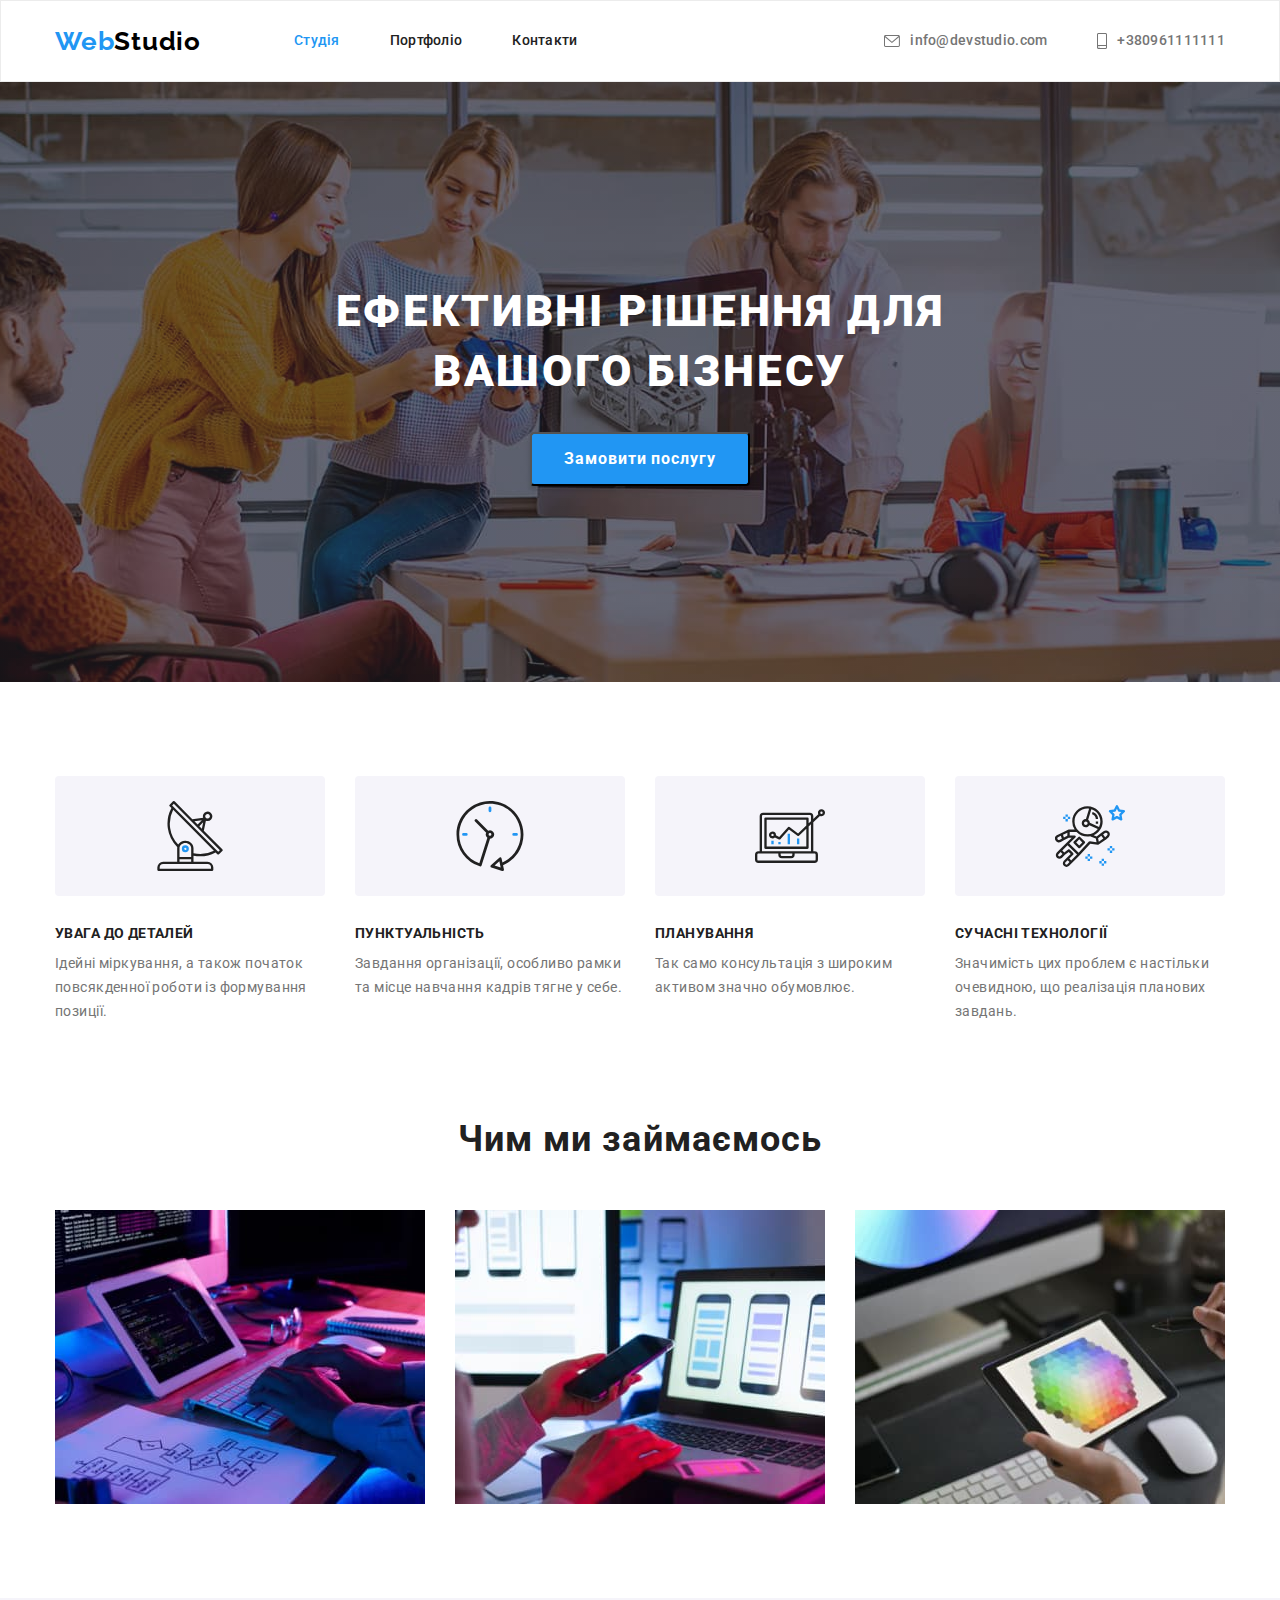
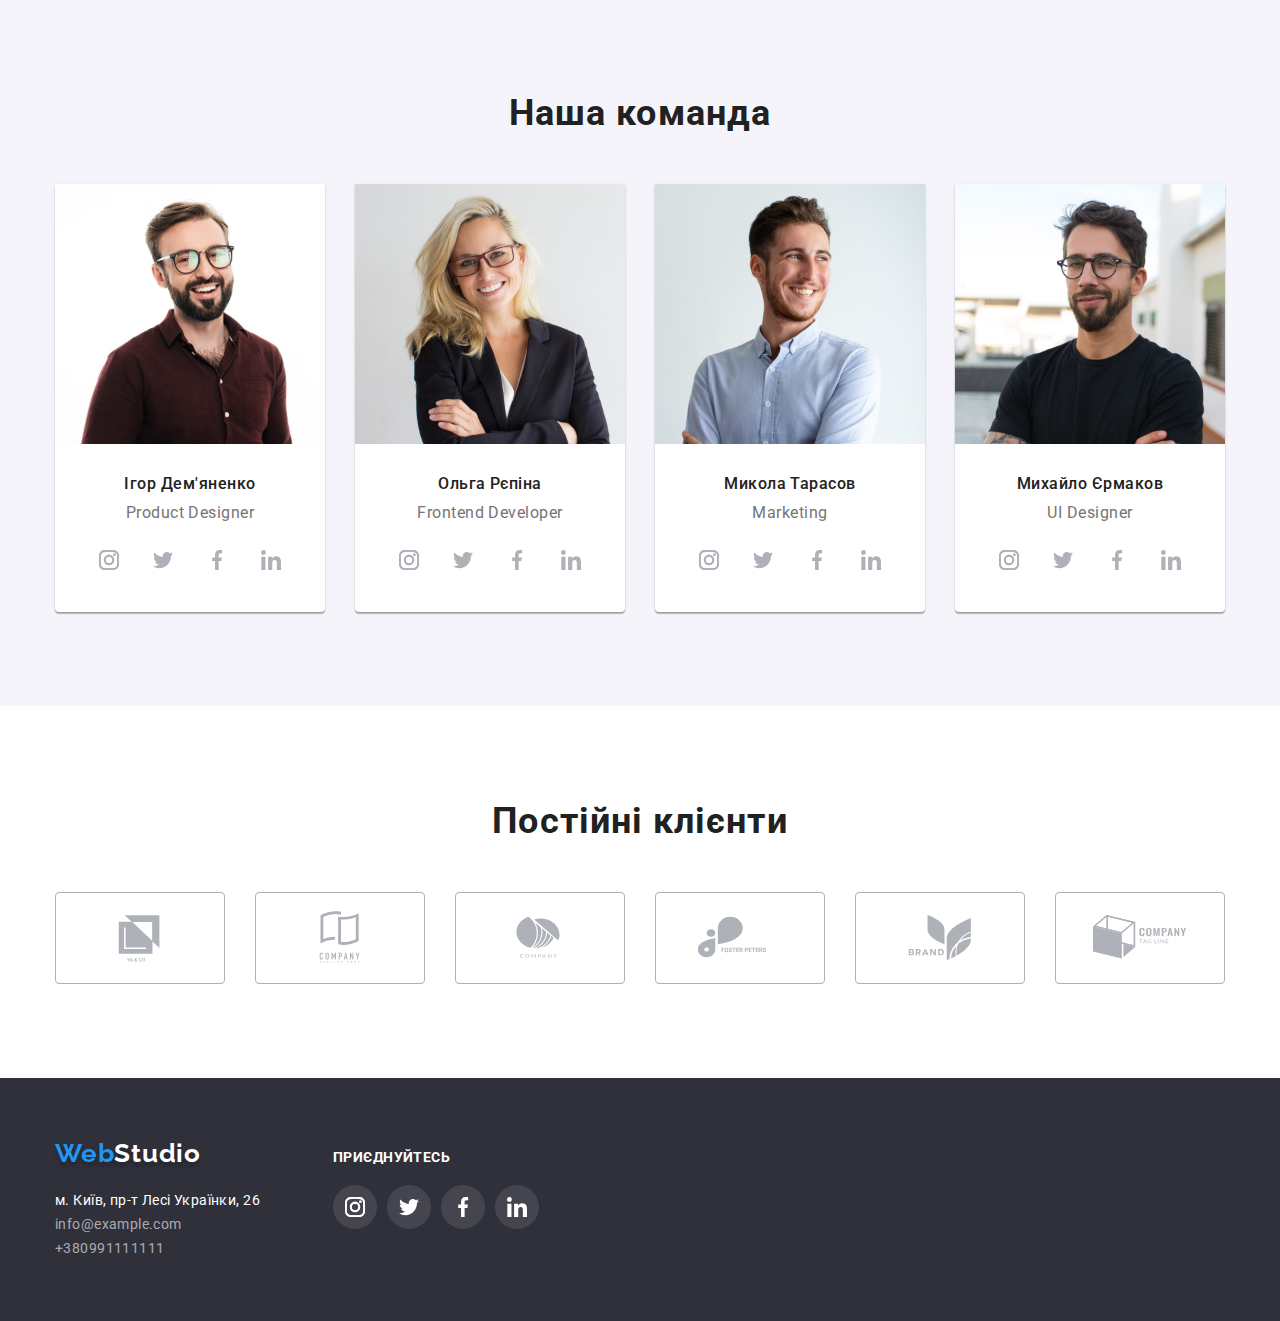
<file: index.html>
<!DOCTYPE html>
<html lang="uk">

<head>
    <meta charset="UTF-8">
    <meta http-equiv="X-UA-Compatible" content="IE=edge">
    <meta name="viewport" content="width=device-width, initial-scale=1.0">
    <title>Студія</title>
    <!-- Шрифти -->
    <link rel="preconnect" href="https://fonts.googleapis.com">
    <link rel="preconnect" href="https://fonts.gstatic.com" crossorigin>
    <link
        href="https://fonts.googleapis.com/css2?family=Raleway:wght@700&family=Roboto:ital,wght@0,400;0,500;0,700;1,900&display=swap"
        rel="stylesheet">
    <link rel="stylesheet"
        href="https://cdnjs.cloudflare.com/ajax/libs/modern-normalize/1.1.0/modern-normalize.min.css">
    <link rel="stylesheet" href="./css/styles.css">
</head>

<body class="page">

    <!-- Секція хедер -->

    <header class="header">
        <div class="container header-container">
            <nav class="header-container">
                <a lang="en" class="logo" href="./index.html" aria-label="Посилання на студію">Web<span
                        class="studio">Studio</span></a>
                <!-- Навігація сайту -->
                <ul class="list">
                    <li class="link"><a class="nav current" href="">Студія</a></li>
                    <li class="link"><a class="nav" href="./portfolio.html">Портфоліо</a></li>
                    <li class="link"><a class="nav" href="">Контакти</a></li>
                </ul>
            </nav>
            <!-- Навігація контактів -->
            <ul class="list header-group">
                <li class="list-mail">
                    <a class="mail" href="mailto:info@devstudio.com">
                        <svg class="mail-icon" width="16" height="12">
                            <use href="./images/icons.svg#icon-envelope-hover"></use>
                        </svg>
                        info@devstudio.com
                    </a>
                </li>
                <li>
                    <a class="tel" href="tel:+380961111111">
                        <svg class="mail-icon" width="10" height="16">
                            <use href="./images/icons.svg#icon-smartphone"></use>
                        </svg>
                        +380961111111
                    </a>
                </li>
            </ul>
        </div>
    </header>

    <main>
        <!-- Секція Герой -->

        <section class="hero">
            <div class="container">
                <h1 class="hero-title">Ефективні рішення для вашого бізнесу</h1>
                <button class="order" title="button">Замовити послугу</button>
            </div>
        </section>


        <!-- Секція особливості -->

        <section class="section">
            <div class="container">
                <h2 hidden class="topic">Особливості</h2>
                <ul class="list card-set about-feature">
                    <li class="card-set-item benefits">
                        <div class="about-icon">
                            <svg width="70" height="70">
                                <use href="./images/icons.svg#icon-antenna"></use>
                            </svg>
                        </div>
                        <h3 class="subtitle">Увага до деталей</h3>
                        <p class="text">Ідейні міркування, а також початок повсякденної роботи із формування позиції.
                        </p>
                    </li>
                    <li class="card-set-item benefits">
                        <div class="about-icon">
                            <svg width="70" height="70">
                                <use href="./images/icons.svg#icon-clock"></use>
                            </svg>
                        </div>
                        <h3 class="subtitle">Пунктуальність</h3>
                        <p class="text">Завдання організації, особливо рамки та місце навчання кадрів тягне у себе.</p>
                    </li>
                    <li class="card-set-item benefits">
                        <div class="about-icon">
                            <svg width="70" height="70">
                                <use href="./images/icons.svg#icon-diagram"></use>
                            </svg>
                        </div>
                        <h3 class="subtitle">Планування</h3>
                        <p class="text">Так само консультація з широким активом значно обумовлює.</p>
                    </li>
                    <li class="card-set-item benefits">
                        <div class="about-icon">
                            <svg width="70" height="70">
                                <use href="./images/icons.svg#icon-astronaut"></use>
                            </svg>
                        </div>
                        <h3 class="subtitle">Сучасні технології</h3>
                        <p class="text">Значимість цих проблем є настільки очевидною, що реалізація планових завдань.
                        </p>
                    </li>
                </ul>
            </div>
        </section>

        <!-- Секція Роботи -->

        <section class="work">
            <div class="container">
                <h2 class="topic2">Чим ми займаємось</h2>
                <ul class="list card-set">
                    <li class="items-work card-set-item">
                        <img src="./images/box1.jpg" alt="Вид робіт 1" width="370" height="294">
                    </li>
                    <li class="items-work card-set-item">
                        <img src="./images/box2.jpg" alt="Вид робіт 2" width="370" height="294">
                    </li>
                    <li class="items-work card-set-item">
                        <img src="./images/box3.jpg" alt="Вид робіт 3" width="370" height="294">
                    </li>
                </ul>
            </div>
        </section>

        <!-- Секція  Наша команда -->

        <section class="team section">
            <div class="container">
                <h2 class="topic3">Наша команда</h2>
                <ul class="list card-set">
                    <li class="card card-set-item">
                        <img src="./images/img-5.jpg" alt="Фото Ігоря Дем'яненка" width="270" height="260">
                        <div class="desc">
                            <h3 class="name">Ігор Дем'яненко</h3>
                            <p class="post" lang="en">Product Designer</p>
                            <ul class="social-media list">
                                <li class="social-media-item">
                                    <a class="social-media-link" href="" target="_blank" rel="noopener noreferrer"
                                        aria-label="instagram">
                                        <svg class="social-media-icon" width="20" height="20">
                                            <use href="./images/icons.svg#icon-instagram"></use>
                                        </svg>
                                    </a>
                                </li>
                                <li class="social-media-item">
                                    <a class="social-media-link" href="" target="_blank" rel="noopener noreferrer"
                                        aria-label="twitter">
                                        <svg class="social-media-icon" width="20" height="20">
                                            <use href="./images/icons.svg#icon-twitter"></use>
                                        </svg>
                                    </a>
                                </li>
                                <li class="social-media-item">
                                    <a class="social-media-link" href="" target="_blank" rel="noopener noreferrer"
                                        aria-label="facebook">
                                        <svg class="social-media-icon" width="20" height="20">
                                            <use href="./images/icons.svg#icon-facebook"></use>
                                        </svg>
                                    </a>
                                </li>
                                <li class="social-media-item">
                                    <a class="social-media-link" href="" target="_blank" rel="noopener noreferrer"
                                        aria-label="linkedin">
                                        <svg class="social-media-icon" width="20" height="20">
                                            <use href="./images/icons.svg#icon-linkedin"></use>
                                        </svg>
                                    </a>
                                </li>
                            </ul>
                        </div>
                    </li>

                    <li class="card card-set-item">
                        <img src="./images/img-2-2.jpg" alt="Фото Ольги Рєпіної" width="270" height="260">
                        <div class="desc">
                            <h3 class="name">Ольга Рєпіна</h3>
                            <p class="post">Frontend Developer</p>
                            <ul class="social-media list">
                                <li class="social-media-item">
                                    <a class="social-media-link" href="" target="_blank" rel="noopener noreferrer"
                                        aria-label="instagram">
                                        <svg class="social-media-icon" width="20" height="20">
                                            <use href="./images/icons.svg#icon-instagram"></use>
                                        </svg>
                                    </a>
                                </li>
                                <li class="social-media-item">
                                    <a class="social-media-link" href="" target="_blank" rel="noopener noreferrer"
                                        aria-label="twitter">
                                        <svg class="social-media-icon" width="20" height="20">
                                            <use href="./images/icons.svg#icon-twitter"></use>
                                        </svg>
                                    </a>
                                </li>
                                <li class="social-media-item">
                                    <a class="social-media-link" href="" target="_blank" rel="noopener noreferrer"
                                        aria-label="facebook">
                                        <svg class="social-media-icon" width="20" height="20">
                                            <use href="./images/icons.svg#icon-facebook"></use>
                                        </svg>
                                    </a>
                                </li>
                                <li class="social-media-item">
                                    <a class="social-media-link" href="" target="_blank" rel="noopener noreferrer"
                                        aria-label="linkedin">
                                        <svg class="social-media-icon" width="20" height="20">
                                            <use href="./images/icons.svg#icon-linkedin"></use>
                                        </svg>
                                    </a>
                                </li>
                            </ul>
                        </div>
                    </li>
                    <li class="card card-set-item">
                        <img src="./images/img-3-2.jpg" alt="Фото Миколи Тарасова" width="270" height="260">
                        <div class="desc">
                            <h3 class="name">Микола Тарасов</h3>
                            <p class="post" lang="en">Marketing</p>
                            <ul class="social-media list">
                                <li class="social-media-item">
                                    <a class="social-media-link" href="" target="_blank" rel="noopener noreferrer"
                                        aria-label="instagram">
                                        <svg class="social-media-icon" width="20" height="20">
                                            <use href="./images/icons.svg#icon-instagram"></use>
                                        </svg>
                                    </a>
                                </li>
                                <li class="social-media-item">
                                    <a class="social-media-link" href="" target="_blank" rel="noopener noreferrer"
                                        aria-label="twitter">
                                        <svg class="social-media-icon" width="20" height="20">
                                            <use href="./images/icons.svg#icon-twitter"></use>
                                        </svg>
                                    </a>
                                </li>
                                <li class="social-media-item">
                                    <a class="social-media-link" href="" target="_blank" rel="noopener noreferrer"
                                        aria-label="facebook">
                                        <svg class="social-media-icon" width="20" height="20">
                                            <use href="./images/icons.svg#icon-facebook"></use>
                                        </svg>
                                    </a>
                                </li>
                                <li class="social-media-item">
                                    <a class="social-media-link" href="" target="_blank" rel="noopener noreferrer"
                                        aria-label="linkedin">
                                        <svg class="social-media-icon" width="20" height="20">
                                            <use href="./images/icons.svg#icon-linkedin"></use>
                                        </svg>
                                    </a>
                                </li>
                            </ul>
                        </div>
                    </li>
                    <li class="card card-set-item">
                        <img src="./images/img-4-2.jpg" alt="Фото Михайла Єрмакова" width="270" height="260">
                        <div class="desc">
                            <h3 class="name">Михайло Єрмаков</h3>
                            <p class="post" lang="en">UI Designer</p>
                            <ul class="social-media list">
                                <li class="social-media-item">
                                    <a class="social-media-link" href="" target="_blank" rel="noopener noreferrer"
                                        aria-label="instagram">
                                        <svg class="social-media-icon" width="20" height="20">
                                            <use href="./images/icons.svg#icon-instagram"></use>
                                        </svg>
                                    </a>
                                </li>
                                <li class="social-media-item">
                                    <a class="social-media-link" href="" target="_blank" rel="noopener noreferrer"
                                        aria-label="twitter">
                                        <svg class="social-media-icon" width="20" height="20">
                                            <use href="./images/icons.svg#icon-twitter"></use>
                                        </svg>
                                    </a>
                                </li>
                                <li class="social-media-item">
                                    <a class="social-media-link" href="" target="_blank" rel="noopener noreferrer"
                                        aria-label="facebook">
                                        <svg class="social-media-icon" width="20" height="20">
                                            <use href="./images/icons.svg#icon-facebook"></use>
                                        </svg>
                                    </a>
                                </li>
                                <li class="social-media-item">
                                    <a class="social-media-link" href="" target="_blank" rel="noopener noreferrer"
                                        aria-label="linkedin">
                                        <svg class="social-media-icon" width="20" height="20">
                                            <use href="./images/icons.svg#icon-linkedin"></use>
                                        </svg>
                                    </a>
                                </li>
                            </ul>
                        </div>
                    </li>
                </ul>
            </div>
        </section>

        <!--Секція постійні клієнти  -->

        <section class="clients">
            <div class="container">
                <h2 class="topic3">Постійні клієнти</h2>
                <ul class="list card-set">
                    <li class="clients-list card-set-item">
                        <a class="clients-link" href="" target="_blank" rel="noopener noreferrer"
                            aria-label="instagram">
                            <svg class="clients-icon" width="106" height="60">
                                <use href="./images/icons.svg#icon-Logo"></use>
                            </svg>
                        </a>
                    </li>
                    <li class="clients-list card-set-item">
                        <a class="clients-link" href="" target="_blank" rel="noopener noreferrer"
                            aria-label="instagram">
                            <svg class="clients-icon" width="106" height="60">
                                <use href="./images/icons.svg#icon-Logo-1"></use>
                            </svg>
                        </a>
                    </li>
                    <li class="clients-list card-set-item">
                        <a class="clients-link" href="" target="_blank" rel="noopener noreferrer"
                            aria-label="instagram">
                            <svg class="clients-icon" width="106" height="60">
                                <use href="./images/icons.svg#icon-Logo-2"></use>
                            </svg>
                        </a>
                    </li>
                    <li class="clients-list card-set-item">
                        <a class="clients-link" href="" target="_blank" rel="noopener noreferrer"
                            aria-label="instagram">
                            <svg class="clients-icon" width="106" height="60">
                                <use href="./images/icons.svg#icon-Logo-3"></use>
                            </svg>
                        </a>
                    </li>
                    <li class="clients-list card-set-item">
                        <a class="clients-link" href="" target="_blank" rel="noopener noreferrer"
                            aria-label="instagram">
                            <svg class="clients-icon" width="106" height="60">
                                <use href="./images/icons.svg#icon-Logo-4"></use>
                            </svg>
                        </a>
                    </li>
                    <li class="clients-list card-set-item">
                        <a class="clients-link" href="" target="_blank" rel="noopener noreferrer"
                            aria-label="instagram">
                            <svg class="clients-icon" width="106" height="60">
                                <use href="./images/icons.svg#icon-Logo-5"></use>
                            </svg>
                        </a>
                    </li>
                </ul>
            </div>
        </section>
    </main>

    <!-- Секція Футер -->

    <footer class="footer">
        <div class="container">
            <div class="holder">
                <a lang="en" class="logo2" href="./index.html" aria-label="Посилання на студію">Web<span
                        class="element">Studio</span></a>
                <address>
                    <ul class="list about-footer">
                        <li>
                            <a class="adds" href="https://goo.gl/maps/7YwU6FTkQ5FnYXwe8" target="_blank"
                                rel="noopener noreferrer">м.
                                Київ, пр-т Лесі Українки, 26</a>
                        </li>
                        <li>
                            <a lang="en" class="mail2" href="mailto:info@example.com">info@example.com</a>
                        </li>
                        <li>
                            <a class="phone" href="tel:+380991111111">+380991111111</a>
                        </li>
                    </ul>
                </address>
            </div>
            <div class="holder draft">
                <h2 class="footer-title">Приєднуйтесь</h2>
                <ul class="social-media list">
                    <li class="social-media-item">
                        <a class="social-media-link-footer" href="" target="_blank" rel="noopener noreferrer"
                            aria-label="instagram">
                            <svg class="social-media-icon" width="20" height="20">
                                <use href="./images/icons.svg#icon-instagram"></use>
                            </svg>
                        </a>
                    </li>
                    <li class="social-media-item">
                        <a class="social-media-link-footer" href="" target="_blank" rel="noopener noreferrer"
                            aria-label="twitter">
                            <svg class="social-media-icon" width="20" height="20">
                                <use href="./images/icons.svg#icon-twitter"></use>
                            </svg>
                        </a>
                    </li>
                    <li class="social-media-item">
                        <a class="social-media-link-footer" href="" target="_blank" rel="noopener noreferrer"
                            aria-label="facebook">
                            <svg class="social-media-icon" width="20" height="20">
                                <use href="./images/icons.svg#icon-facebook"></use>
                            </svg>
                        </a>
                    </li>
                    <li class="social-media-item">
                        <a class="social-media-link-footer" href="" target="_blank" rel="noopener noreferrer"
                            aria-label="linkedin">
                            <svg class="social-media-icon" width="20" height="20">
                                <use href="./images/icons.svg#icon-linkedin"></use>
                            </svg>
                        </a>
                    </li>
                </ul>
            </div>
        </div>
    </footer>

</body>

</html>
</file>
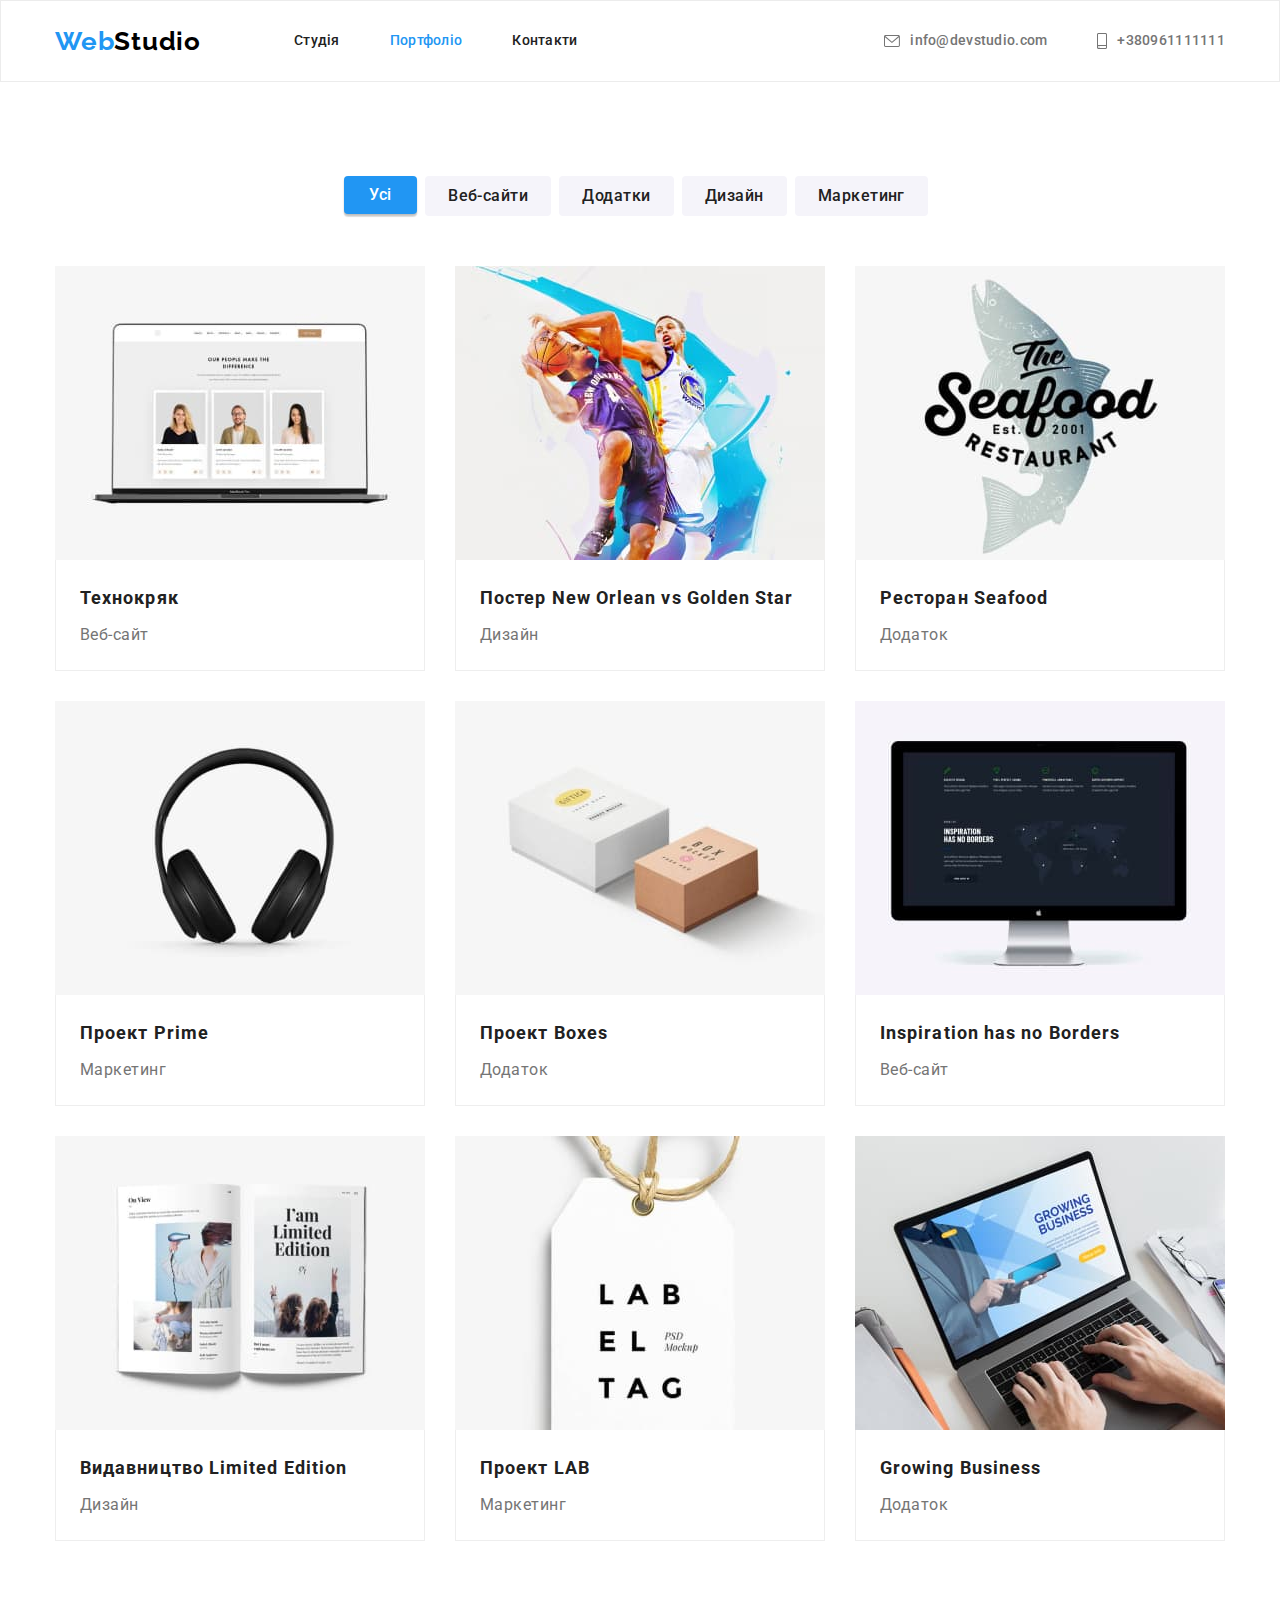
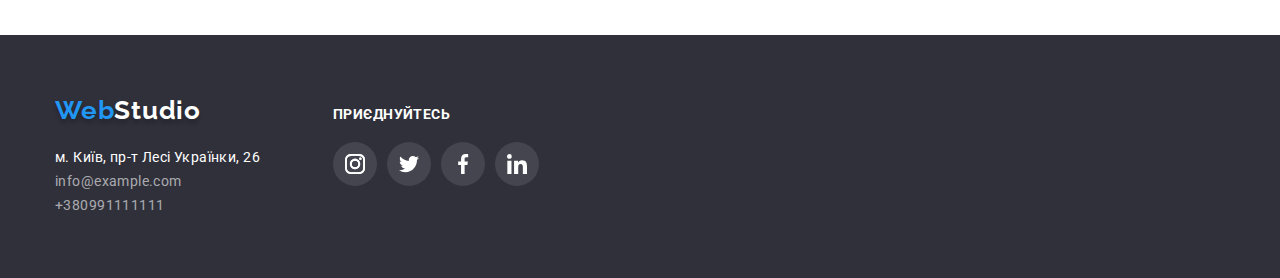
<file: portfolio.html>
<!DOCTYPE html>
<html lang="uk">

<head>
    <meta charset="UTF-8">
    <meta http-equiv="X-UA-Compatible" content="IE=edge">
    <meta name="viewport" content="width=device-width, initial-scale=1.0">
    <title>Портфоліо</title>
    <!-- Шрифти -->
    <link rel="preconnect" href="https://fonts.googleapis.com">
    <link rel="preconnect" href="https://fonts.gstatic.com" crossorigin>
    <link
        href="https://fonts.googleapis.com/css2?family=Raleway:wght@700&family=Roboto:ital,wght@0,400;0,500;0,700;1,900&display=swap"
        rel="stylesheet">
    <link rel="stylesheet"
        href="https://cdnjs.cloudflare.com/ajax/libs/modern-normalize/1.1.0/modern-normalize.min.css">
    <link rel="stylesheet" href="./css/styles.css">
</head>

<body class="page">

    <!-- Секція хедер -->

    <header class="header">
        <div class="container header-container">
            <nav class="header-container">
                <a lang="en" class="logo" href="./index.html" aria-label="Посилання на студію">Web<span
                        class="studio">Studio</span></a>
                <!-- Навігація сайту -->
                <ul class="list">
                    <li class="link"><a class="nav" href="./index.html">Студія</a></li>
                    <li class="link"><a class="nav current" href="">Портфоліо</a></li>
                    <li class="link"><a class="nav" href="">Контакти</a></li>
                </ul>
            </nav>
            <!-- Навігація контактів -->
            <ul class="list header-group">
                <li class="list-mail">
                    <a class="mail" href="mailto:info@devstudio.com">
                        <svg class="mail-icon" width="16" height="12">
                            <use href="./images/icons.svg#icon-envelope-hover"></use>
                        </svg>
                        info@devstudio.com
                    </a>
                </li>
                <li>
                    <a class="tel" href="tel:+380961111111">
                        <svg class="mail-icon" width="10" height="16">
                            <use href="./images/icons.svg#icon-smartphone"></use>
                        </svg>
                        +380961111111
                    </a>
                </li>
            </ul>
        </div>
    </header>
    <main>
        <!-- Секція Роботи -->
        <section class="section">
            <div class="container">
                <h1 hidden>Приклади робіт</h1>

                <!-- Секція Радіокнопки -->
                <ul class="about-btn">
                    <li class="control"><button type="button" class="list-btn list-btn-current">Усі</button></li>
                    <li class="control"><button type="button" class="list-btn">Веб-сайти</button></li>
                    <li class="control"><button type="button" class="list-btn">Додатки</button></li>
                    <li class="control"><button type="button" class="list-btn">Дизайн</button></li>
                    <li class="control"><button type="button" class="list-btn">Маркетинг</button></li>
                </ul>

                <!-- Секція Карток -->
                <ul class="list about-portfolio card-set ">
                    <li class="card-portfolio card-set-item">
                        <a href="">
                            <img src="./images/project1.jpeg" alt="Фото роботи Технокряк" width="370" height="294">
                            <div class="inner">
                                <h2 class="apply-robot">Технокряк</h2>
                                <p class="category">Веб-сайт</p>
                            </div>
                        </a>
                    </li>
                    <li class="card-portfolio card-set-item">
                        <a href="">
                            <img src="./images/project2.jpeg" alt="Фото роботи Постер New Orlean vs Golden Star"
                                width="370" height="294">
                            <div class="inner">
                                <h2 class="apply-robot">Постер <span lang="en">New Orlean vs Golden Star</span></h2>
                                <p class="category">Дизайн</p>
                            </div>
                        </a>
                    </li>
                    <li class="card-portfolio card-set-item">
                        <a href="">
                            <img src="./images/project3.jpeg" alt="Фото роботи Ресторан Seafood" width="370" height="294">
                            <div class="inner">
                                <h2 class="apply-robot">Ресторан <span lang="en">Seafood</span></h2>
                                <p class="category">Додаток</p>
                            </div>
                        </a>
                    </li>
                    <li class="card-portfolio card-set-item">
                        <a href="">
                            <img src="./images/project4.jpeg" alt="Фото роботи роект Prime" width="370" height="294">
                            <div class="inner">
                                <h2 class="apply-robot">Проект <span lang="en">Prime</span></h2>
                                <p class="category">Маркетинг</p>
                            </div>
                        </a>
                    </li>
                    <li class="card-portfolio card-set-item">
                        <a href="">
                            <img src="./images/project5.jpeg" alt="Фото роботи Проект Boxes" width="370" height="294">
                            <div class="inner">
                                <h2 class="apply-robot">Проект <span lang="en">Boxes</span></h2>
                                <p class="category">Додаток</p>
                            </div>
                        </a>
                    </li>
                    <li class="card-portfolio card-set-item">
                        <a href="">
                            <img src="./images/project6.jpeg" alt="Фото роботи Inspiration has no Borders" width="370"
                                height="294">
                            <div class="inner">
                                <h2 class="apply-robot"><span lang="en">Inspiration has no Borders</span></h2>
                                <p class="category">Веб-сайт</p>
                            </div>
                        </a>
                    </li>
                    <li class="card-portfolio card-set-item">
                        <a href="">
                            <img src="./images/project7.jpeg" alt="Фото роботи Видавництво Limited Edition"
                                width="370" height="294">
                            <div class="inner">
                                <h2 class="apply-robot">Видавництво <span lang="en">Limited Edition</span></h2>
                                <p class="category">Дизайн</p>
                            </div>
                        </a>
                    </li>
                    <li class="card-portfolio card-set-item">
                        <a href="">
                            <img src="./images/project8.jpeg" alt="Фото роботи Проект LAB" width="370" height="294">
                            <div class="inner">
                                <h2 class="apply-robot">Проект <span lang="en">LAB</span></h2>
                                <p class="category">Маркетинг</p>
                            </div>
                        </a>
                    </li>
                    <li class="card-portfolio card-set-item">
                        <a href="">
                            <img src="./images/project9.jpeg" alt="Фото роботи Growing Business" width="370"
                                height="294">
                            <div class="inner">
                                <h2 class="apply-robot"><span lang="en">Growing Business</span></h2>
                                <p class="category">Додаток</p>
                            </div>
                        </a>
                    </li>
                </ul>
            </div>

        </section>

    </main>
    <!-- Секція Футер -->

    <footer class="footer">
        <div class="container">
            <div class="holder">
                <a lang="en" class="logo2" href="./index.html" aria-label="Посилання на студію">Web<span
                        class="element">Studio</span></a>
                <address>
                    <ul class="list about-footer">
                        <li>
                            <a class="adds" href="https://goo.gl/maps/7YwU6FTkQ5FnYXwe8" target="_blank"
                                rel="noopener noreferrer">м.
                                Київ, пр-т Лесі Українки, 26</a>
                        </li>
                        <li>
                            <a lang="en" class="mail2" href="mailto:info@example.com">info@example.com</a>
                        </li>
                        <li>
                            <a class="phone" href="tel:+380991111111">+380991111111</a>
                        </li>
                    </ul>
                </address>
            </div>
            <div class="holder draft">
                <h2 class="footer-title">Приєднуйтесь</h2>
                <ul class="social-media list">
                    <li class="social-media-item">
                        <a class="social-media-link-footer" href="" target="_blank" rel="noopener noreferrer"
                            aria-label="instagram">
                            <svg class="social-media-icon" width="20" height="20">
                                <use href="./images/icons.svg#icon-instagram"></use>
                            </svg>
                        </a>
                    </li>
                    <li class="social-media-item">
                        <a class="social-media-link-footer" href="" target="_blank" rel="noopener noreferrer"
                            aria-label="twitter">
                            <svg class="social-media-icon" width="20" height="20">
                                <use href="./images/icons.svg#icon-twitter"></use>
                            </svg>
                        </a>
                    </li>
                    <li class="social-media-item">
                        <a class="social-media-link-footer" href="" target="_blank" rel="noopener noreferrer"
                            aria-label="facebook">
                            <svg class="social-media-icon" width="20" height="20">
                                <use href="./images/icons.svg#icon-facebook"></use>
                            </svg>
                        </a>
                    </li>
                    <li class="social-media-item">
                        <a class="social-media-link-footer" href="" target="_blank" rel="noopener noreferrer"
                            aria-label="linkedin">
                            <svg class="social-media-icon" width="20" height="20">
                                <use href="./images/icons.svg#icon-linkedin"></use>
                            </svg>
                        </a>
                    </li>
                </ul>
            </div>
        </div>
    </footer>

</body>

</html>
</file>
<file: css/styles.css>
/*formulas */

:root {
    /* color */
    --primary-text-color: #212121;
    --title-text-color: #757575;
    --secondary-title-text-color: #AFB1B8;
    --accent-color: #2196F3;
    --section-background-colour: #2F303A;
    --main-page-color: #FFFFFF;
    --secondary-backgraund-cilor: #F5F4FA;

    /* others */
    --items: 3;
    --indent: 30px;
}

/* global */

html {
    box-sizing: border-box;
}

*,
*::before,
*::after {
    box-sizing: inherit;
}

.page {
    font-family: 'Roboto', sans-serif;
    font-style: normal;
    color: var(--primary-text-color);
    font-size: 14px;
}

h1,
h2,
h3,
h4,
p {
    margin: 0;
}

ul {
    padding: 0;
    margin: 0;
}

img {
    display: block;
    max-width: 100%;
    height: auto;
}

a {
    text-decoration: none;
}

/* grid flex-box */

.card-set {
    display: flex;
    flex-wrap: wrap;
    margin: calc(-1 * var(--indent) / 2);
}

.card-set-item {
    margin: calc(var(--indent) / 2);
    flex-basis: calc((100% - var(--indent) * var(--items))/ var(--items));
}

.container {
    width: 1200px;
    margin-left: auto;
    margin-right: auto;
    padding-left: 15px;
    padding-right: 15px;
}

.section {
    padding-bottom: 94px;
    padding-top: 94px;
}


/* hover */

.header {
    background: var(--main-page-color);
    border: 1px solid #ECECEC;
}

.header-container {
    display: flex;
    align-items: center;
}

.header-group {
    display: flex;
    margin-left: auto;
}

.link:not(:last-child) {
    margin-right: 50px;
}

.link,
.nav {
    font-weight: 500;
    font-size: 14px;
    line-height: 1.14;
    letter-spacing: 0.02em;
    color: var(--primary-text-color);
    text-decoration: none;
    padding: 32px 0;

}

.link:hover,
.link:focus,
.nav:hover,
.nav:focus {
    color: var(--accent-color);
}


.mail,
.tel {
    display: flex;
    align-items: center;
    justify-content: center;
    width: 100%;
    height: 100%;
    font-weight: 500;
    font-size: 14px;
    line-height: 1.14;
    padding: 32px 0;
    letter-spacing: 0.02em;
    color: var(--title-text-color)
}

.list-mail {
    margin-right: 50px;
}

.mail:hover,
.mail:focus,
.tel:hover,
.tel:focus,
.mail-icon:hover,
.mail-icon:focus {
    color: var(--accent-color);
}


.current {
    color: var(--accent-color);
}

/* logo */
.logo {
    display: flex;
    margin-right: 93px;
    padding-top: 24px;
    padding-bottom: 24px;
    font-family: 'Raleway', sans-serif;
    color: var(--accent-color);
    text-decoration: none;
    font-size: 26px;
    line-height: 1.19;
    font-weight: 700;
    letter-spacing: 0.03em;
}

.studio {
    color: #000000;
}

.logo:hover,
.logo:focus {
    color: var(--accent-color);
}

.list {
    list-style: none;
    display: flex;
    align-items: flex-start;
    justify-content: space-between;
}

/* hero */
.hero {
    text-align: center;
    max-width: 1600px;
    height: 600px;
    padding: 200px 0;
    margin-left: auto;
    margin-right: auto;
    background-color: var(--section-background-colour);
    background-image: linear-gradient(to right, rgba(47, 48, 58, 0.4), rgba(47, 48, 58, 0.4)),
        url(../images/overlay.jpeg);
    background-repeat: no-repeat;
    background-position: center;
    background-size: cover;
}

.hero-title {
    margin-top: 0;
    margin-bottom: 30px;
    margin-left: 237px;
    margin-right: 237px;
    letter-spacing: 0.06em;
    font-weight: 900;
    font-size: 44px;
    line-height: 1.36;
    color: var(--main-page-color);
    text-transform: uppercase;

}

.order {
    display: inline-block;
    padding: 10px 32px;
    margin-top: 0;
    box-shadow: 0px 4px 4px rgba(0, 0, 0, 0.15);
    border-radius: 4px;
    font-family: 'Roboto';
    font-style: normal;
    font-weight: 700;
    font-size: 16px;
    line-height: 1.88;
    letter-spacing: 0.06em;
    color: var(--main-page-color);
    background: var(--accent-color);
}

.order:hover,
.order:focus {
    color: var(--main-page-color);
    background: #188CE8;
}

/* section */

.benefits {
    --items: 4;

}

.about-feature {
    margin: -15px;

}

.items-worc {
    width: 370px;
}

.topic {
    margin-top: 0;
    margin-bottom: 0;
    font-size: 14px;
    line-height: 1.14;
    letter-spacing: 0.03em;
    text-transform: uppercase;
    color: var(--primary-text-color);
}

.work {
    padding-bottom: 94px;
}

.subtitle {
    margin-top: 0px;
    margin-bottom: 10px;
    width: 270px;
    font-weight: 700;
    font-size: 14px;
    line-height: 1.14;
    letter-spacing: 0.03em;
    text-transform: uppercase;
    color: var(--primary-text-color);
}

.text {
    margin-top: 0;
    margin-bottom: 0;
    width: 270px;
    font-size: 14px;
    line-height: 1.71;
    letter-spacing: 0.03em;
    color: var(--title-text-color);
}

.topic2 {
    margin-top: 0;
    margin-bottom: 50px;
    font-size: 36px;
    line-height: 1.17;
    text-align: center;
    letter-spacing: 0.03em;
    color: var(--primary-text-color);
}

/* section our team */

.team {
    background: var(--secondary-backgraund-cilor);

}

.card {
    background: var(--main-page-color);
    box-shadow: 0px 1px 3px rgba(0, 0, 0, 0.12), 0px 1px 1px rgba(0, 0, 0, 0.14), 0px 2px 1px rgba(0, 0, 0, 0.2);
    border-radius: 0px 0px 4px 4px;
    width: 270px;
    --items: 4;
}

.topic3 {
    margin-bottom: 50px;
    font-size: 36px;
    line-height: 1.17;
    text-align: center;
    letter-spacing: 0.03em;
    color: var(--primary-text-color);
}

.desc {
    padding-top: 30px;
    padding-bottom: 30px;

}

.name {
    margin-bottom: 10px;
    font-weight: 500;
    font-size: 16px;
    line-height: 1.19;
    text-align: center;
    letter-spacing: 0.03em;
    color: var(--primary-text-color);
}

.post {
    margin-bottom: 16px;
    font-weight: 400;
    font-size: 16px;
    line-height: 1.19;
    text-align: center;
    letter-spacing: 0.03em;
    color: var(--title-text-color);
}

/* icon style */
.social-media {
    justify-content: center;
    width: 206px;
    margin-right: auto;
    margin-left: auto;
}

.social-media-item:not(:last-child) {
    margin-right: 10px;
}

.social-media-link {
    display: flex;
    align-items: center;
    justify-content: center;
    width: 44px;
    height: 44px;
    color: var(--secondary-title-text-color);
    border-color: var(--main-page-color);
    border-radius: 50%;


}

.social-media-link:hover,
.social-media-link:focus,
.social-media-link-footer:hover,
.social-media-link-footer:focus {
    color: var(--main-page-color);
    background-color: var(--accent-color);
}

.social-media-icon {
    fill: currentColor;
}

.mail-icon {
    margin-right: 10px;
    fill: currentColor;

}

.about-icon {
    display: flex;
    justify-content: center;
    align-items: center;
    margin-bottom: 30px;
    border-radius: 4px;
    width: 270px;
    height: 120px;
    background-color: var(--secondary-backgraund-cilor);
}

/* section clients */
.clients {
    padding-top: 94px;
    padding-bottom: 94px;
}


.clients-list {
    box-sizing: border-box;
    padding: 0;
    width: 170px;
    height: 92px;
    --items: 6;
}

.clients-link:hover,
.clients-link:focus {
    border-color: var(--accent-color);
    color: var(--accent-color);
}

.clients-icon {
    fill: currentColor;
}


.clients-link {
    height: 92px;
    display: flex;
    object-fit: contain;
    justify-content: center;
    align-items: center;
    contain: content;
    border: 1px solid var(--secondary-title-text-color);
    border-radius: 4px;
    color: var(--secondary-title-text-color);
}

/* footer */

.footer {
    padding: 60px 0;
    background: var(--section-background-colour);
    color: var(--main-page-color);
}

.about-footer {
    display: block;
    padding-top: 0;
    margin: 0;
}

.logo2 {
    display: block;
    margin-bottom: 20px;
    font-family: 'Raleway', sans-serif;
    font-weight: 700;
    font-size: 26px;
    line-height: 1.19;
    letter-spacing: 0.03em;
    text-shadow: 0px 4px 4px rgba(0, 0, 0, 0.25);
    color: var(--accent-color);
}

.element {
    color: var(--main-page-color);
}

.logo2:hover,
.logo2:focus {
    color: var(--accent-color);
}

.adds {
    margin-bottom: 6px;
    font-weight: 400;
    font-style: normal;
    font-size: 14px;
    line-height: 1.71;
    letter-spacing: 0.03em;
    color: var(--main-page-color);
}

.adds:hover,
.adds:focus {
    color: var(--accent-color);
}

.mail2 {
    margin-bottom: 9px;
    font-weight: 400;
    font-style: normal;
    font-size: 14px;
    line-height: 1.71;
    letter-spacing: 0.03em;
    color: rgba(255, 255, 255, 0.6);
}

.mail:hover,
.mail:focus {
    color: var(--accent-color);
}

.phone {
    font-weight: 400;
    font-style: normal;
    font-size: 14px;
    line-height: 1.71;
    letter-spacing: 0.03em;
    color: rgba(255, 255, 255, 0.6);
}

.phone:hover,
.phone:focus,
.mail2:hover,
.mail2:focus {
    color: var(--accent-color);
}

.holder {
    display: inline-flex;
    flex-direction: column;
}

.footer-title {
    padding-bottom: 20px;
    font-style: normal;
    font-weight: 700;
    font-size: 14px;
    line-height: 16px;
    letter-spacing: 0.03em;
    text-transform: uppercase;
    color: var(--main-page-color);
}

.draft {
    margin-left: 70px;
}


.social-media-link-footer {
    display: flex;
    align-items: center;
    justify-content: center;
    width: 44px;
    height: 44px;
    color: var(--main-page-color);
    border-color: var(--main-page-color);
    border-radius: 50%;
    background: rgba(255, 255, 255, 0.1);
}

/* page portfolio*/

.card-portfolio {
    background: var(--main-page-color);
    width: 370px;

}

.card-portfolio:hover,
.card-portfolio:focus {
    filter: drop-shadow(0px 4px 4px rgba(0, 0, 0, 0.25));
}

.inner {
    padding: 20px 24px;
    border: 1px solid #EEEEEE;
    border-top: navajowhite;
}

.apply-robot {
    margin-bottom: 4px;
    font-size: 18px;
    line-height: 2;
    letter-spacing: 0.06em;
    color: var(--primary-text-color);
}

.category {
    font-size: 16px;
    line-height: 1.88;
    letter-spacing: 0.03em;
    color: var(--title-text-color);
}

/* portfolio radio buttons */


.control {
    display: inline-block;
    margin-right: 8px;
}

.about-btn {
    display: flex;
    margin: 0;
    margin-bottom: 50px;
    justify-content: center;
    padding-left: 0;
}

.list-btn {
    font-family: inherit;
    font-style: normal;
    padding: 6px 22px;
    min-width: 73px;
    cursor: pointer;
    text-align: center;
    letter-spacing: 0.03em;
    border-radius: 4px;
    border: 1px solid transparent;
    font-weight: 500;
    font-size: 16px;
    line-height: 1.6;
    letter-spacing: 0.03em;
    color: var(--primary-text-color);
    background-color: var(--secondary-backgraund-cilor);
}

.list-btn:hover,
.list-btn:focus {
    background-color: var(--accent-color);
    color: var(--main-page-color);
}

.list-btn-current,
.list-btn-current:hover,
.list-btn-current:focus {
    background-color: var(--accent-color);
    color: var(--main-page-color);
    border: none;
    box-shadow: 0px 3px 1px rgba(0, 0, 0, 0.1), 0px 1px 2px rgba(0, 0, 0, 0.08), 0px 2px 2px rgba(0, 0, 0, 0.12);
}

/*  */
</file>
